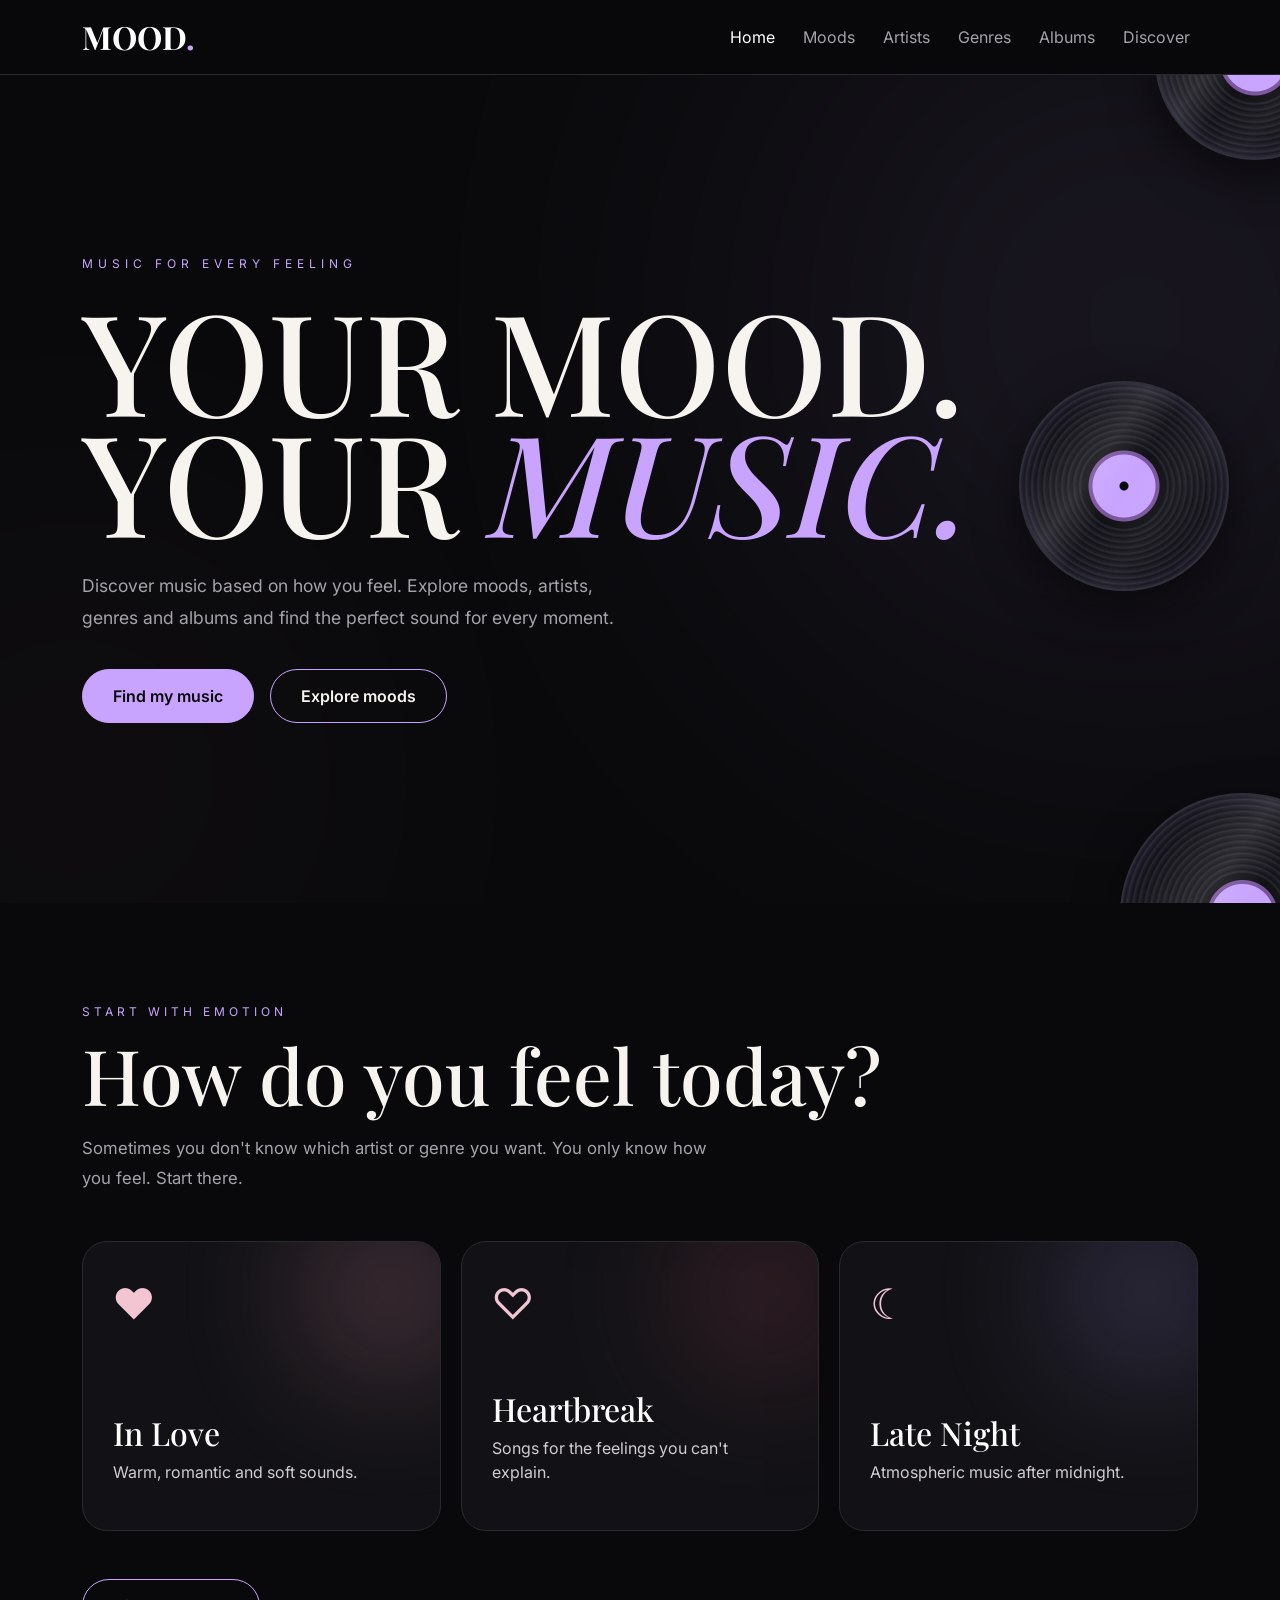
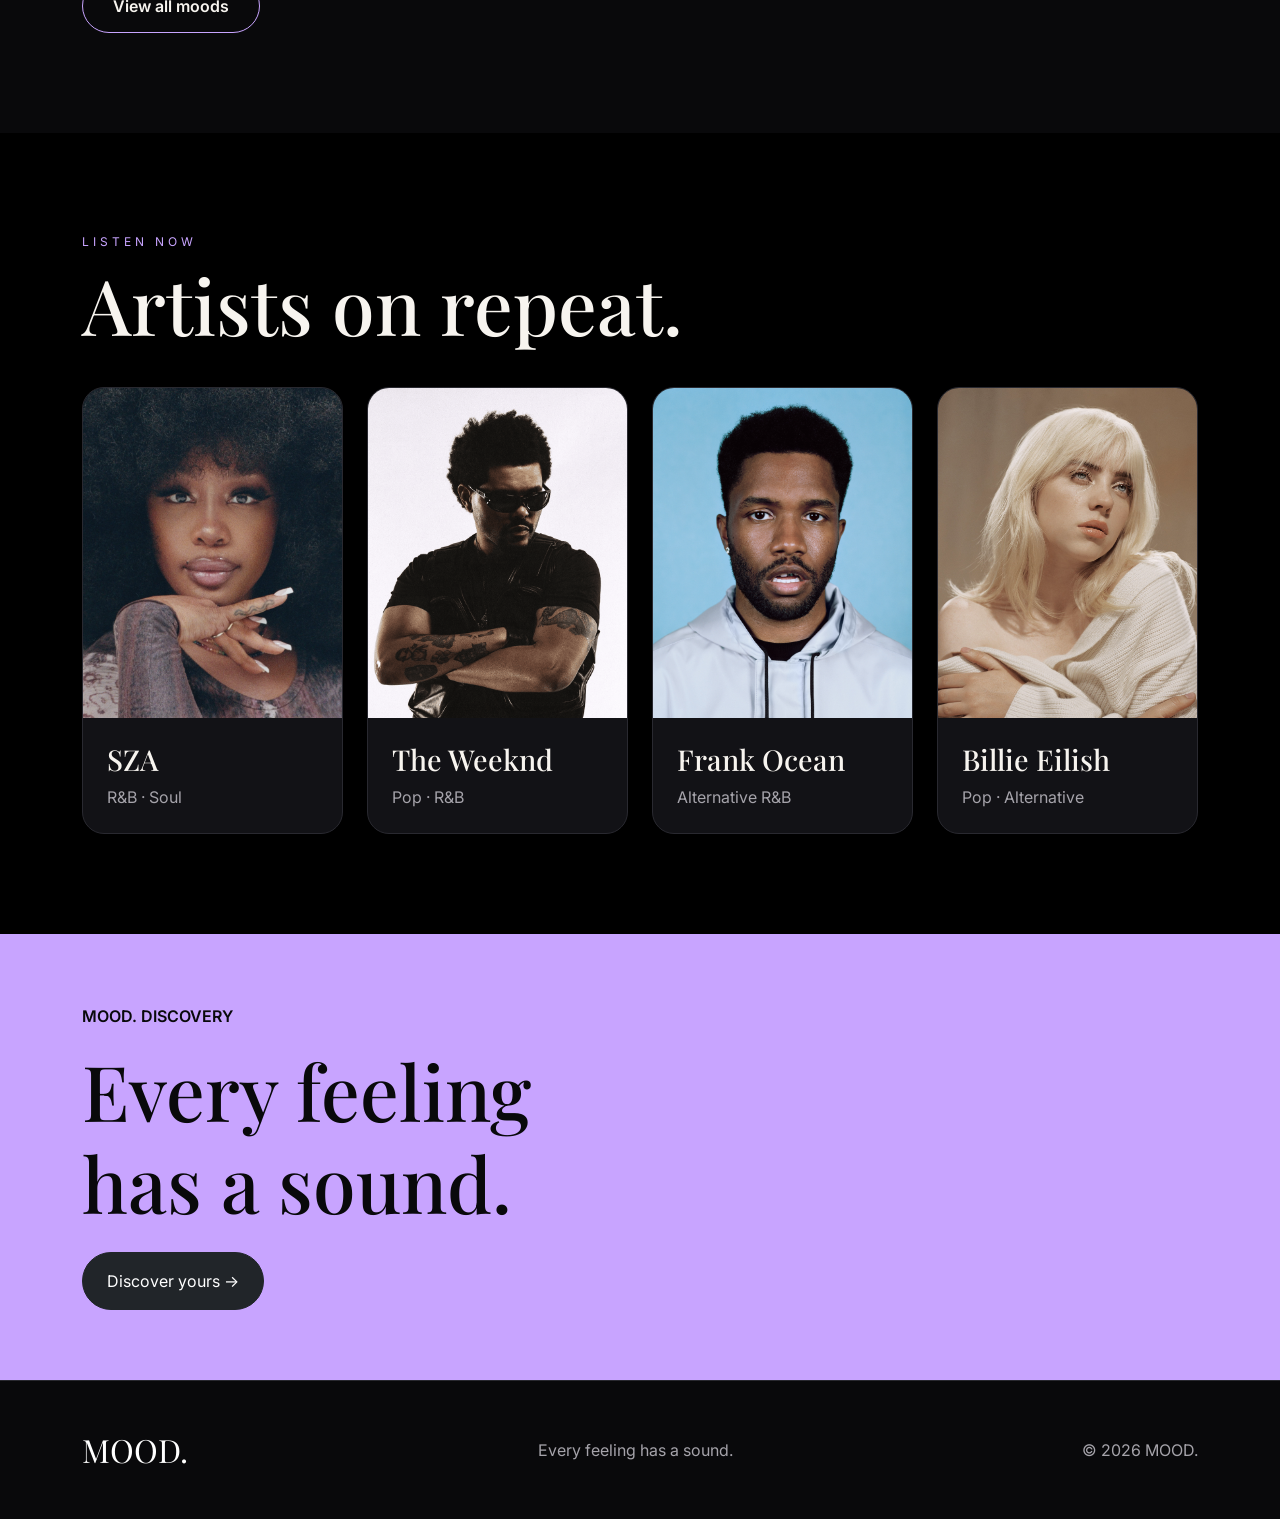
<file: index.html>
<!DOCTYPE html>
<html lang="en">
<head>
    <meta charset="UTF-8">
    <meta name="viewport" content="width=device-width, initial-scale=1.0">
    <title>MOOD. | Music for Every Feeling</title>

    <link href="https://cdn.jsdelivr.net/npm/bootstrap@5.3.8/dist/css/bootstrap.min.css" rel="stylesheet">
    <link href="https://fonts.googleapis.com/css2?family=Inter:wght@400;500;600&family=Playfair+Display:ital,wght@0,600;1,600&display=swap" rel="stylesheet">
    <link rel="stylesheet" href="style.css">
    <link rel="stylesheet" href="style.vinyl.css">
</head>
<body>

<header>
    <nav class="navbar navbar-expand-lg mood-navbar sticky-top">
        <div class="container">
            <a class="navbar-brand" href="index.html">MOOD<span>.</span></a>

            <button class="navbar-toggler bg-light" type="button"
                    data-bs-toggle="collapse" data-bs-target="#mainNav"
                    aria-controls="mainNav" aria-expanded="false"
                    aria-label="Toggle navigation">
                <span class="navbar-toggler-icon"></span>
            </button>

            <div class="collapse navbar-collapse" id="mainNav">
                <ul class="navbar-nav ms-auto">
                    <li class="nav-item"><a class="nav-link active" aria-current="page" href="index.html">Home</a></li>
                    <li class="nav-item"><a class="nav-link" href="moods.html">Moods</a></li>
                    <li class="nav-item"><a class="nav-link" href="artists.html">Artists</a></li>
                    <li class="nav-item"><a class="nav-link" href="genres.html">Genres</a></li>
                    <li class="nav-item"><a class="nav-link" href="albums.html">Albums</a></li>
                    <li class="nav-item"><a class="nav-link" href="discover.html">Discover</a></li>
                </ul>
            </div>
        </div>
    </nav>
</header>

<main>

    <section class="hero">

        <!-- THREE SPINNING VINYL RECORDS -->
        <div class="home-vinyls" aria-hidden="true">
            <div class="home-vinyl home-vinyl-top"></div>
            <div class="home-vinyl home-vinyl-middle"></div>
            <div class="home-vinyl home-vinyl-bottom"></div>
        </div>

        <div class="container hero-content">
            <p class="hero-small">Music for every feeling</p>

            <h1>
                YOUR MOOD.<br>
                YOUR <span>MUSIC.</span>
            </h1>

            <p class="hero-description">
                Discover music based on how you feel.
                Explore moods, artists, genres and albums
                and find the perfect sound for every moment.
            </p>

            <div class="d-flex flex-wrap gap-3">
                <a href="discover.html" class="mood-button">Find my music</a>
                <a href="moods.html" class="mood-button button-outline">Explore moods</a>
            </div>
        </div>

    </section>

    <section class="section-space">
        <div class="container">
            <p class="section-label">Start with emotion</p>
            <h2 class="section-title">How do you feel today?</h2>

            <p class="section-text mb-5">
                Sometimes you don't know which artist or genre
                you want. You only know how you feel.
                Start there.
            </p>

            <div class="mood-grid" id="homeMoodChoices">

                <article class="mood-card love" data-home-mood="love"
                         tabindex="0" role="button"
                         aria-label="Choose In Love mood">
                    <div class="mood-symbol">♥</div>
                    <h3>In Love</h3>
                    <p>Warm, romantic and soft sounds.</p>
                </article>

                <article class="mood-card heartbreak" data-home-mood="heartbreak"
                         tabindex="0" role="button"
                         aria-label="Choose Heartbreak mood">
                    <div class="mood-symbol">♡</div>
                    <h3>Heartbreak</h3>
                    <p>Songs for the feelings you can't explain.</p>
                </article>

                <article class="mood-card night" data-home-mood="night"
                         tabindex="0" role="button"
                         aria-label="Choose Late Night mood">
                    <div class="mood-symbol">☾</div>
                    <h3>Late Night</h3>
                    <p>Atmospheric music after midnight.</p>
                </article>

            </div>

            <div id="homeRecommendations" class="music-results mt-4"
                 aria-live="polite" hidden>
                <h3 class="music-results-title">
                    Your music match <span id="homeMoodName"></span>
                </h3>
                <div id="homeSongs" class="music-song-grid"></div>
            </div>

            <div class="mt-5">
                <a href="moods.html" class="mood-button button-outline">
                    View all moods
                </a>
            </div>
        </div>
    </section>

    <section class="section-space bg-black">
        <div class="container">
            <p class="section-label">Listen now</p>
            <h2 class="section-title">Artists on repeat.</h2>

            <div class="row g-4 mt-3">

                <div class="col-lg-3 col-md-6">
                    <article class="artist-card">
                        <img src="photo/sza.webp" alt="SZA" class="artist-image">
                        <div class="artist-info">
                            <h3>SZA</h3>
                            <p>R&B · Soul</p>
                        </div>
                    </article>
                </div>

                <div class="col-lg-3 col-md-6">
                    <article class="artist-card">
                        <img src="photo/the.png" alt="The Weeknd" class="artist-image">
                        <div class="artist-info">
                            <h3>The Weeknd</h3>
                            <p>Pop · R&B</p>
                        </div>
                    </article>
                </div>

                <div class="col-lg-3 col-md-6">
                    <article class="artist-card">
                        <img src="photo/frank.jpg" alt="Frank Ocean" class="artist-image">
                        <div class="artist-info">
                            <h3>Frank Ocean</h3>
                            <p>Alternative R&B</p>
                        </div>
                    </article>
                </div>

                <div class="col-lg-3 col-md-6">
                    <article class="artist-card">
                        <img src="photo/billie.webp" alt="Billie Eilish" class="artist-image">
                        <div class="artist-info">
                            <h3>Billie Eilish</h3>
                            <p>Pop · Alternative</p>
                        </div>
                    </article>
                </div>

            </div>
        </div>
    </section>

    <section class="feature-strip">
        <div class="container">
            <p class="text-uppercase fw-semibold">MOOD. DISCOVERY</p>
            <h2>Every feeling<br>has a sound.</h2>
            <a href="discover.html" class="btn btn-dark rounded-pill px-4 py-3 mt-3">
                Discover yours →
            </a>
        </div>
    </section>

</main>

<footer>
    <div class="container footer-content">
        <div class="footer-logo">MOOD.</div>
        <p class="mb-0">Every feeling has a sound.</p>
        <p class="mb-0">© 2026 MOOD.</p>
    </div>
</footer>

<script src="https://code.jquery.com/jquery-3.7.1.min.js"></script>
<script src="student1.js" defer></script>
<script src="https://cdn.jsdelivr.net/npm/bootstrap@5.3.8/dist/js/bootstrap.bundle.min.js"></script>

</body>
</html>
</file>
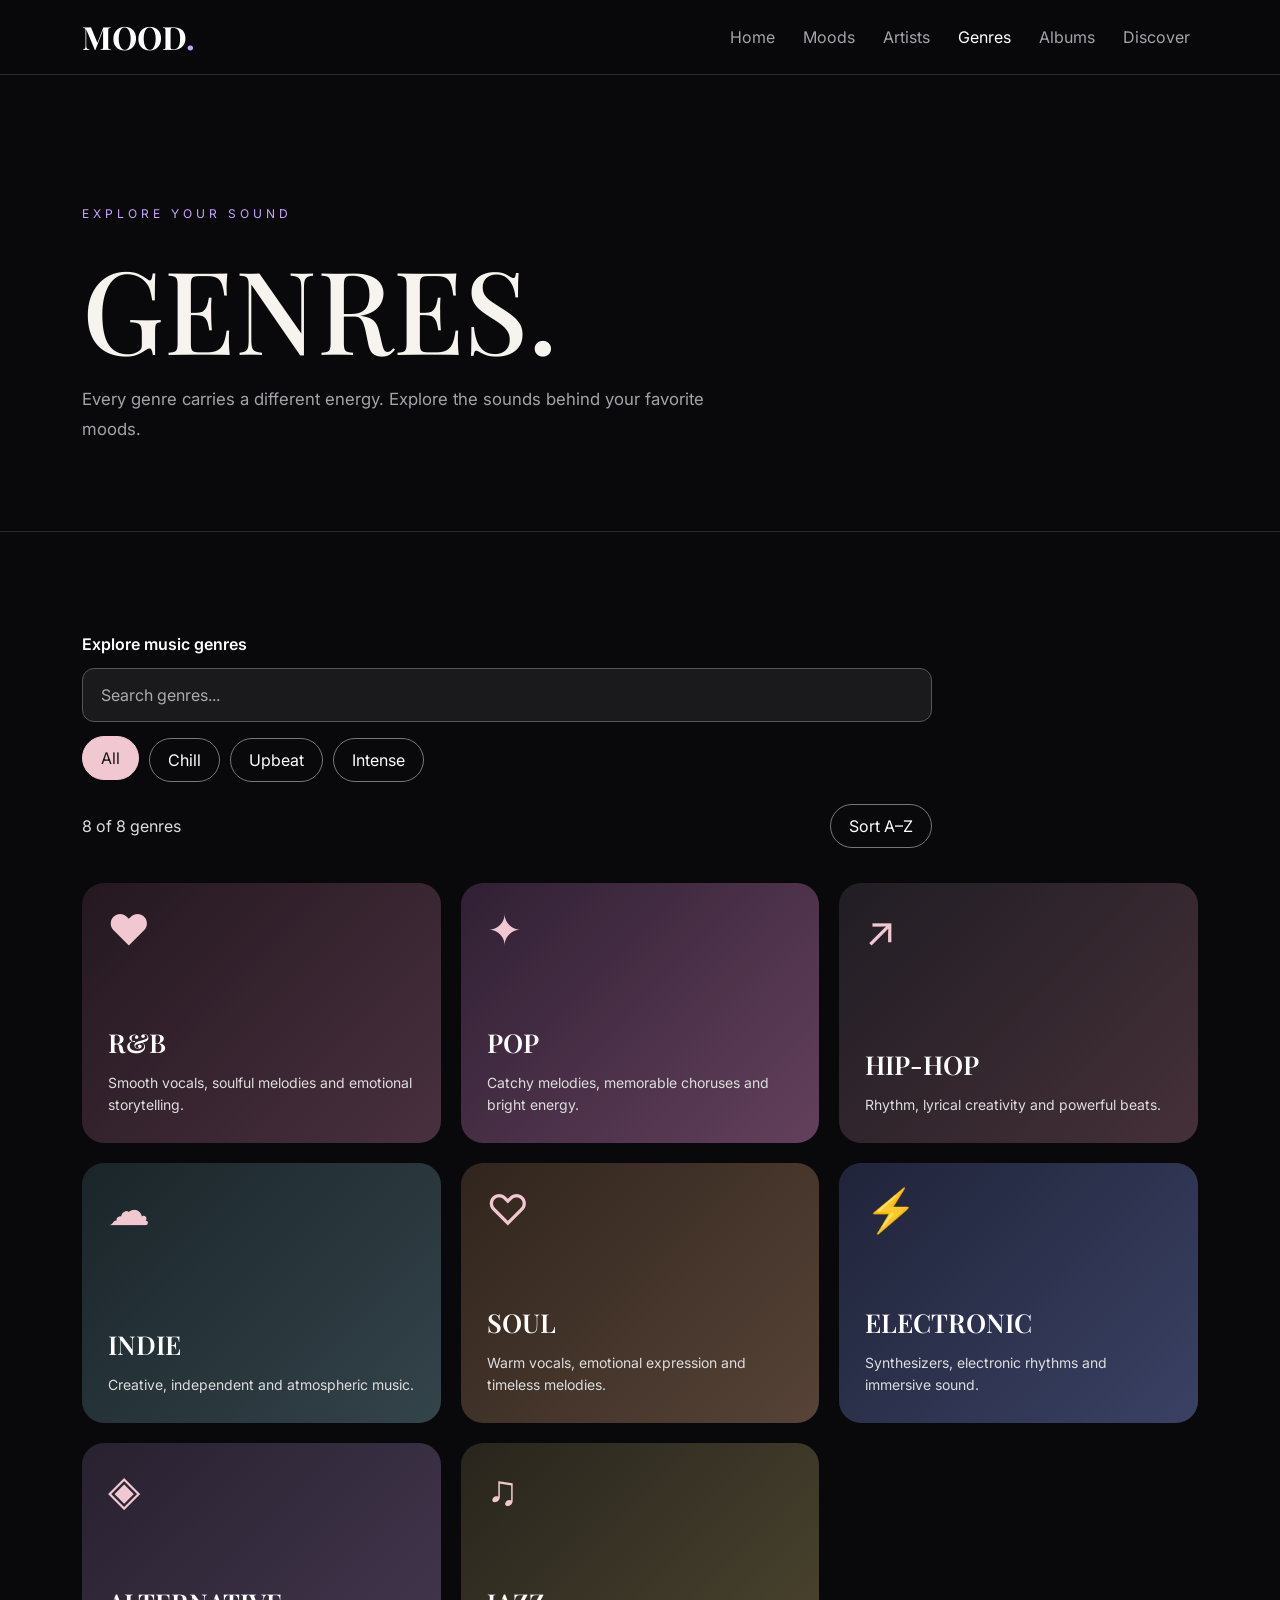
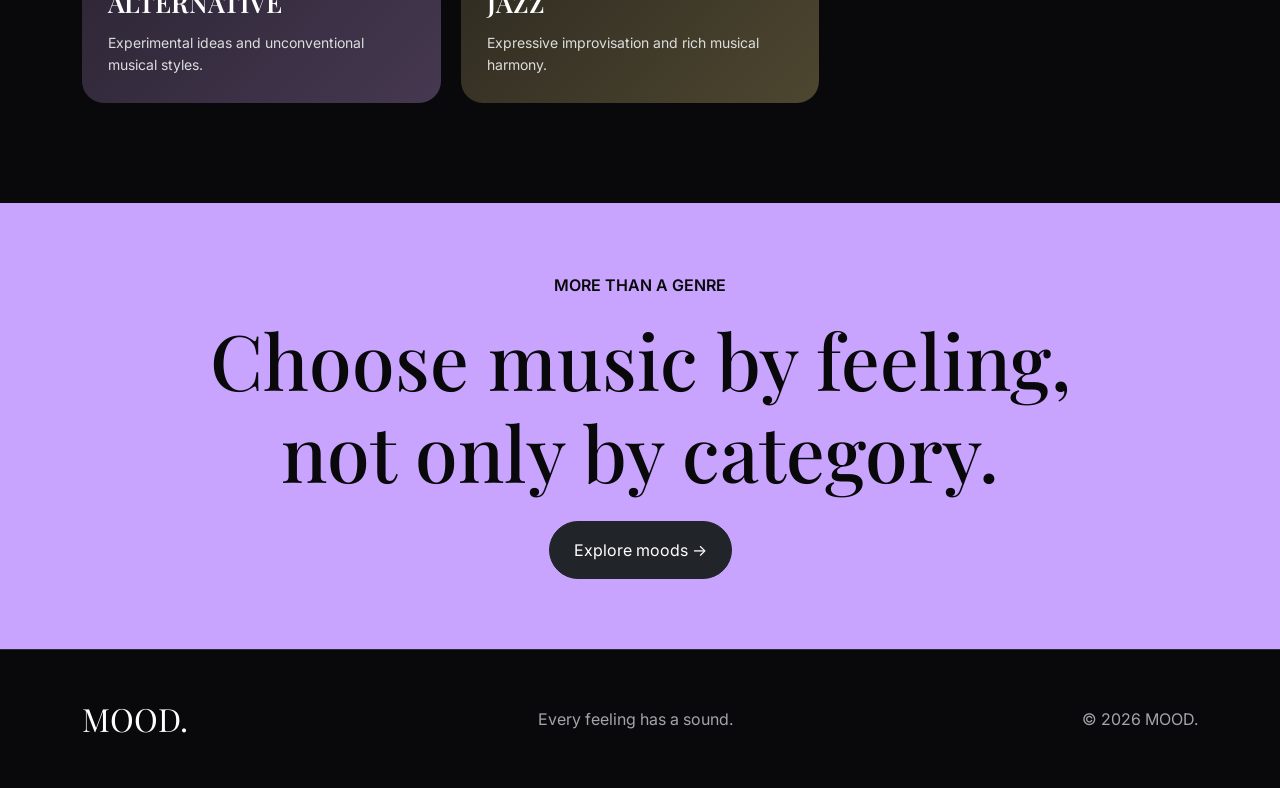
<file: genres.html>
<!DOCTYPE html>
<html lang="en">
<head>
    <meta charset="UTF-8">
    <meta name="viewport" content="width=device-width, initial-scale=1.0">
    <title>Genres | MOOD.</title>
    <link href="https://cdn.jsdelivr.net/npm/bootstrap@5.3.8/dist/css/bootstrap.min.css" rel="stylesheet">
    <link href="https://fonts.googleapis.com/css2?family=Inter:wght@400;500;600&family=Playfair+Display:ital,wght@0,600;1,600&display=swap" rel="stylesheet">
    <link rel="stylesheet" href="style.css">
</head>
<body>

<header>
    <nav class="navbar navbar-expand-lg mood-navbar sticky-top">
        <div class="container">
            <a class="navbar-brand" href="index.html">MOOD<span>.</span></a>
            <button class="navbar-toggler bg-light" type="button"
                    data-bs-toggle="collapse" data-bs-target="#mainNav"
                    aria-controls="mainNav" aria-expanded="false"
                    aria-label="Toggle navigation">
                <span class="navbar-toggler-icon"></span>
            </button>
            <div class="collapse navbar-collapse" id="mainNav">
                <ul class="navbar-nav ms-auto">
                    <li class="nav-item"><a class="nav-link" href="index.html">Home</a></li>
                    <li class="nav-item"><a class="nav-link" href="moods.html">Moods</a></li>
                    <li class="nav-item"><a class="nav-link" href="artists.html">Artists</a></li>
                    <li class="nav-item"><a class="nav-link active" aria-current="page" href="genres.html">Genres</a></li>
                    <li class="nav-item"><a class="nav-link" href="albums.html">Albums</a></li>
                    <li class="nav-item"><a class="nav-link" href="discover.html">Discover</a></li>
                </ul>
            </div>
        </div>
    </nav>
</header>

<main>
    <section class="page-header">
        <div class="container">
            <p class="section-label">Explore your sound</p>
            <h1>GENRES.</h1>
            <p class="section-text">
                Every genre carries a different energy.
                Explore the sounds behind your favorite moods.
            </p>
        </div>
    </section>

    <section class="section-space">
        <div class="container">

            <div class="s2-controls">
                <label for="genreSearch" class="s2-label">
                    Explore music genres
                </label>
                <input type="search" id="genreSearch"
                       class="form-control s2-search"
                       placeholder="Search genres...">

                <div class="s2-filters mt-3" id="genreFilters">
                    <button class="s2-filter active" data-energy="All" aria-pressed="true">All</button>
                    <button class="s2-filter" data-energy="Chill" aria-pressed="false">Chill</button>
                    <button class="s2-filter" data-energy="Upbeat" aria-pressed="false">Upbeat</button>
                    <button class="s2-filter" data-energy="Intense" aria-pressed="false">Intense</button>
                </div>

                <div class="s2-toolbar">
                    <p id="genreCount" aria-live="polite"></p>
                    <button id="genreSort" class="s2-filter" type="button">
                        Sort A–Z
                    </button>
                </div>
            </div>

            <div id="genreGrid" class="s2-genre-grid"></div>

            <p id="genreEmpty" class="s2-empty" hidden>
                No genres found. Try another word.
            </p>

            <section id="genreDetails" class="s2-details" hidden>
                <button id="closeGenre" class="s2-filter" type="button">
                    Close recommendations ×
                </button>
                <p class="section-label mt-4">Your genre discovery</p>
                <h2 id="genreDetailName"></h2>
                <p id="genreDetailDescription"></p>
                <h3>Artists to explore</h3>
                <div id="genreArtists" class="s2-song-list"></div>
            </section>

        </div>
    </section>

    <section class="feature-strip">
        <div class="container text-center">
            <p class="text-uppercase fw-semibold">MORE THAN A GENRE</p>
            <h2>Choose music by feeling,<br>not only by category.</h2>
            <a href="moods.html" class="btn btn-dark rounded-pill px-4 py-3 mt-3">
                Explore moods →
            </a>
        </div>
    </section>
</main>

<footer>
    <div class="container footer-content">
        <div class="footer-logo">MOOD.</div>
        <p class="mb-0">Every feeling has a sound.</p>
        <p class="mb-0">© 2026 MOOD.</p>
    </div>
</footer>

<script src="https://code.jquery.com/jquery-3.7.1.min.js"></script>
<script src="student2.js" defer></script>
<script src="https://cdn.jsdelivr.net/npm/bootstrap@5.3.8/dist/js/bootstrap.bundle.min.js"></script>
</body>
</html>
</file>
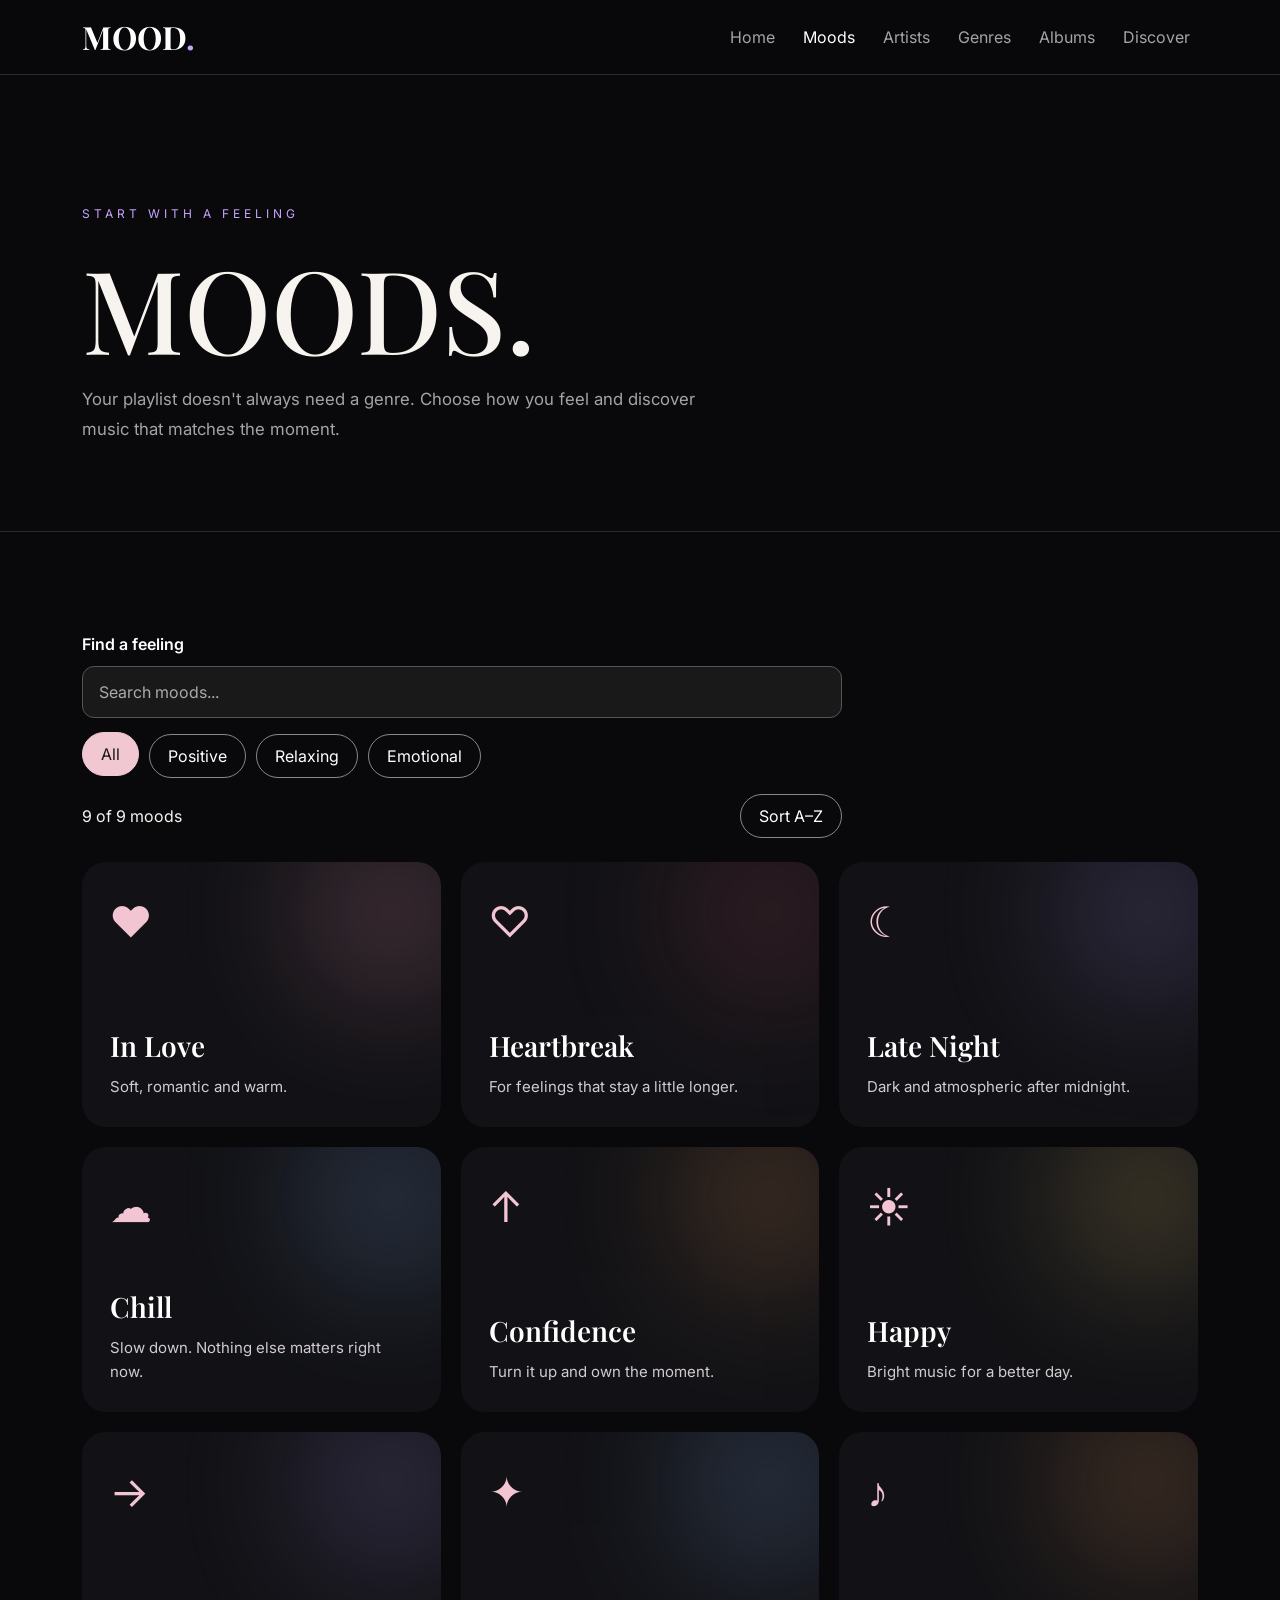
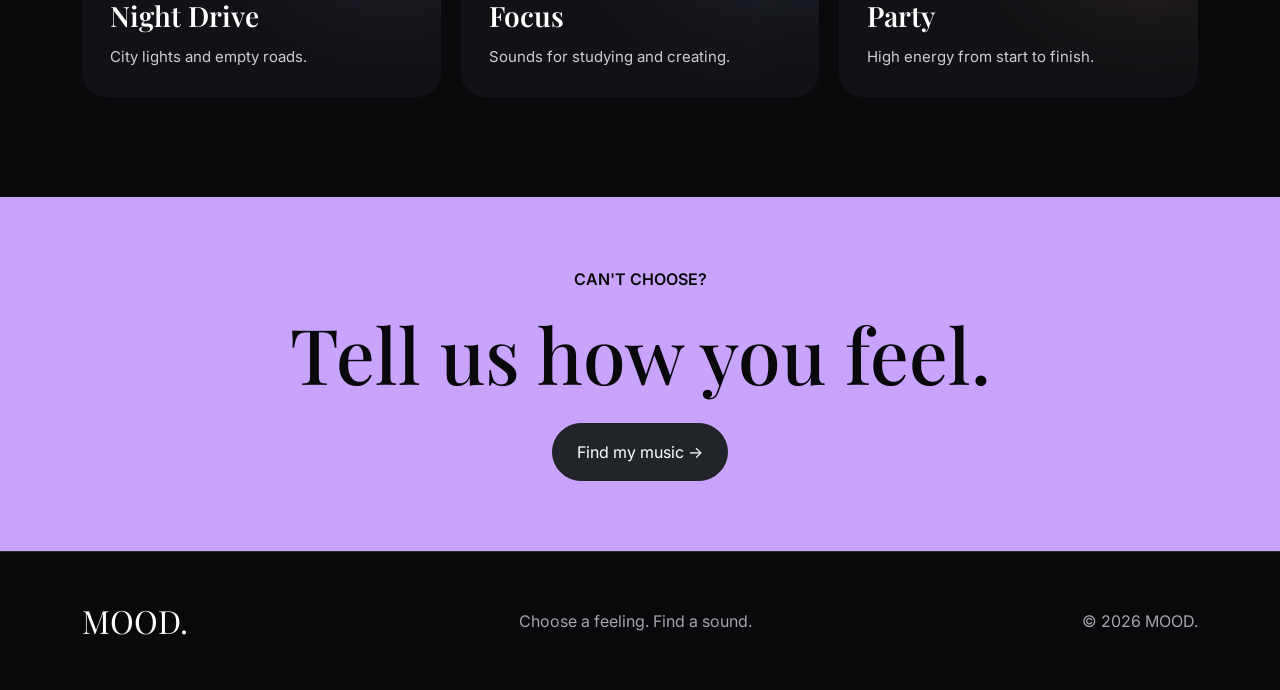
<file: moods.html>
<!DOCTYPE html>
<html lang="en">
<head>
    <meta charset="UTF-8">
    <meta name="viewport" content="width=device-width, initial-scale=1.0">
    <title>Moods | MOOD.</title>

    <link href="https://cdn.jsdelivr.net/npm/bootstrap@5.3.8/dist/css/bootstrap.min.css" rel="stylesheet">
    <link href="https://fonts.googleapis.com/css2?family=Inter:wght@400;500;600&family=Playfair+Display:ital,wght@0,600;1,600&display=swap" rel="stylesheet">
    <link rel="stylesheet" href="style.css">
</head>
<body>

<header>
    <nav class="navbar navbar-expand-lg mood-navbar sticky-top">
        <div class="container">
            <a class="navbar-brand" href="index.html">MOOD<span>.</span></a>

            <button class="navbar-toggler bg-light" type="button"
                    data-bs-toggle="collapse" data-bs-target="#mainNav"
                    aria-controls="mainNav" aria-expanded="false"
                    aria-label="Toggle navigation">
                <span class="navbar-toggler-icon"></span>
            </button>

            <div class="collapse navbar-collapse" id="mainNav">
                <ul class="navbar-nav ms-auto">
                    <li class="nav-item"><a class="nav-link" href="index.html">Home</a></li>
                    <li class="nav-item"><a class="nav-link active" aria-current="page" href="moods.html">Moods</a></li>
                    <li class="nav-item"><a class="nav-link" href="artists.html">Artists</a></li>
                    <li class="nav-item"><a class="nav-link" href="genres.html">Genres</a></li>
                    <li class="nav-item"><a class="nav-link" href="albums.html">Albums</a></li>
                    <li class="nav-item"><a class="nav-link" href="discover.html">Discover</a></li>
                </ul>
            </div>
        </div>
    </nav>
</header>

<main>

    <section class="page-header">
        <div class="container">
            <p class="section-label">Start with a feeling</p>
            <h1>MOODS.</h1>
            <p class="section-text">
                Your playlist doesn't always need a genre.
                Choose how you feel and discover music
                that matches the moment.
            </p>
        </div>
    </section>

    <section class="section-space">
        <div class="container">

            <div class="music-controls mb-4">
                <label class="form-label" for="moodSearch">
                    Find a feeling
                </label>

                <input class="form-control music-search"
                       id="moodSearch" type="search"
                       placeholder="Search moods..."
                       autocomplete="off">

                <div class="music-filter-row mt-3"
                     id="moodFilters" aria-label="Mood categories">

                    <button type="button" class="music-filter is-active"
                            data-filter="all" aria-pressed="true">
                        All
                    </button>

                    <button type="button" class="music-filter"
                            data-filter="positive" aria-pressed="false">
                        Positive
                    </button>

                    <button type="button" class="music-filter"
                            data-filter="relaxing" aria-pressed="false">
                        Relaxing
                    </button>

                    <button type="button" class="music-filter"
                            data-filter="emotional" aria-pressed="false">
                        Emotional
                    </button>
                </div>

                <div class="d-flex justify-content-between align-items-center gap-3 flex-wrap mt-3">
                    <p class="mb-0" id="moodCount" aria-live="polite"></p>

                    <button type="button" id="sortMoods" class="music-filter">
                        Sort A–Z
                    </button>
                </div>
            </div>

            <div class="mood-grid" id="moodCatalog"></div>

            <p id="moodEmpty" class="music-empty" hidden>
                No moods found. Try another word.
            </p>

            <div id="moodDetails" class="music-results mt-4"
                 hidden aria-live="polite">

                <button type="button" id="closeMoodDetails"
                        class="music-filter mb-3">
                    Close recommendations ×
                </button>

                <h2 class="music-results-title" id="moodDetailsTitle"></h2>
                <p id="moodDetailsDescription"></p>
                <div id="moodSongs" class="music-song-grid"></div>
            </div>

        </div>
    </section>

    <section class="feature-strip">
        <div class="container text-center">
            <p class="text-uppercase fw-semibold">Can't choose?</p>
            <h2>Tell us how you feel.</h2>

            <a href="discover.html" class="btn btn-dark rounded-pill px-4 py-3 mt-3">
                Find my music →
            </a>
        </div>
    </section>

</main>

<footer>
    <div class="container footer-content">
        <div class="footer-logo">MOOD.</div>
        <p class="mb-0">Choose a feeling. Find a sound.</p>
        <p class="mb-0">© 2026 MOOD.</p>
    </div>
</footer>

<script src="https://code.jquery.com/jquery-3.7.1.min.js"></script>
<script src="student1.js" defer></script>
<script src="https://cdn.jsdelivr.net/npm/bootstrap@5.3.8/dist/js/bootstrap.bundle.min.js"></script>

</body>
</html>
</file>
<file: style.css>
:root {
    --background: #09090b;
    --surface: #121216;
    --surface-light: #19191f;
    --border: #292930;

    --text: #f7f4ef;
    --muted: #a5a3aa;

    --accent: #c8a4ff;
    --accent-light: #e2d1ff;

    --love: #e99aae;
    --heartbreak: #a84d5d;
    --chill: #83aee5;
    --confidence: #e69a58;
    --night: #9b8bd8;
    --happy: #e3c66e;
}

* {
    margin: 0;
    padding: 0;
    box-sizing: border-box;
}

html {
    scroll-behavior: smooth;
}

body {
    background: var(--background);
    color: var(--text);
    font-family: "Inter", sans-serif;
    overflow-x: hidden;
}

h1,
h2,
h3,
h4,
.logo,
.navbar-brand {
    font-family: "Playfair Display", serif;
}

a {
    text-decoration: none;
}

img {
    width: 100%;
    display: block;
}



.mood-navbar {
    background: rgba(9, 9, 11, 0.94);
    border-bottom: 1px solid var(--border);
    backdrop-filter: blur(15px);
}

.navbar-brand {
    color: white !important;
    font-size: 2rem;
    font-weight: 700;
}

.navbar-brand span {
    color: var(--accent);
}

.nav-link {
    color: var(--muted) !important;
    margin-left: 12px;
    transition: 0.3s;
}

.nav-link:hover,
.nav-link.active {
    color: white !important;
}

.navbar-toggler {
    border: none;
}







.section-space {
    padding: 100px 0;
}
.section-label {
    color: var(--accent);
    text-transform: uppercase;
    letter-spacing: 4px;
    font-size: 0.75rem;
    margin-bottom: 15px;
}
.section-title {
    font-size: clamp(2.7rem, 6vw, 5rem);
    line-height: 1;
    margin-bottom: 20px;
}
.section-text {
    max-width: 650px;
    color: var(--muted);
    font-size: 1.05rem;
    line-height: 1.8;
}







.page-header {
    padding: 130px 0 70px;
    border-bottom: 1px solid var(--border);
}

.page-header h1 {
    font-size: clamp(4rem, 9vw, 8rem);
}

.mood-button {
    display: inline-block;
    padding: 14px 30px;
    background: var(--accent);
    color: #09090b;
    border-radius: 50px;
    border: 1px solid var(--accent);
    font-weight: 600;
    transition: 0.3s;
}

.mood-button:hover {
    transform: translateY(-3px);
    background: var(--accent-light);
    color: #09090b;
}

.button-outline {
    background: transparent;
    color: var(--text);
}

.button-outline:hover {
    color: #09090b;
}

.hero {
    min-height: 92vh;
    display: flex;
    align-items: center;
    position: relative;
    overflow: hidden;
}

.hero::before {
    content: "";
    position: absolute;
    width: 650px;
    height: 650px;
    border-radius: 50%;
    background: var(--accent);
    filter: blur(200px);
    opacity: 0.13;
    right: -180px;
    top: -80px;
}

.hero::after {
    content: "";
    position: absolute;
    width: 350px;
    height: 350px;
    border-radius: 50%;
    background: var(--love);
    filter: blur(170px);
    opacity: 0.08;
    left: -100px;
    bottom: -50px;
}

.hero-content {
    position: relative;
    z-index: 2;
}

.hero-small {
    text-transform: uppercase;
    letter-spacing: 5px;
    color: var(--accent);
    font-size: 0.75rem;
}

.hero h1 {
    font-size: clamp(4.5rem, 11vw, 9.5rem);
    line-height: 0.86;
    margin: 25px 0 30px;
}

.hero h1 span {
    color: var(--accent);
    font-style: italic;
}

.hero-description {
    color: var(--muted);
    max-width: 550px;
    font-size: 1.1rem;
    line-height: 1.8;
    margin-bottom: 35px;
}



.mood-grid {
    display: grid;
    grid-template-columns: repeat(3, 1fr);
    gap: 20px;
}

.mood-card {
    min-height: 290px;
    border: 1px solid var(--border);
    border-radius: 25px;
    padding: 30px;
    background: var(--surface);
    display: flex;
    flex-direction: column;
    justify-content: flex-end;
    position: relative;
    overflow: hidden;
    transition: 0.4s;
}

.mood-card:hover {
    transform: translateY(-8px);
}

.mood-card::before {
    content: "";
    position: absolute;
    width: 160px;
    height: 160px;
    border-radius: 50%;
    filter: blur(70px);
    opacity: 0.3;
    right: -30px;
    top: -30px;
    transition: 0.4s;
}

.mood-card:hover::before {
    transform: scale(1.8);
}

.love::before {
    background: var(--love);
}

.heartbreak::before {
    background: var(--heartbreak);
}

.chill::before {
    background: var(--chill);
}

.confidence::before {
    background: var(--confidence);
}

.night::before {
    background: var(--night);
}

.happy::before {
    background: var(--happy);
}

.mood-symbol {
    font-size: 2.2rem;
    margin-bottom: auto;
    position: relative;
}

.mood-card h3 {
    position: relative;
    font-size: 2rem;
}

.mood-card p {
    color: var(--muted);
    position: relative;
}



.artist-card {
    height: 100%;
    background: var(--surface);
    border: 1px solid var(--border);
    border-radius: 22px;
    overflow: hidden;
    transition: 0.35s;
}

.artist-card:hover {
    transform: translateY(-7px);
    border-color: var(--accent);
}

.artist-image {
    height: 330px;
    object-fit: cover;
    filter: grayscale(25%);
    transition: 0.4s;
}

.artist-card:hover .artist-image {
    filter: grayscale(0);
    transform: scale(1.03);
}

.artist-info {
    padding: 24px;
}

.artist-info h3 {
    font-size: 1.8rem;
}

.artist-info p {
    color: var(--muted);
    margin-bottom: 0;
}


.genre-grid {
    display: grid;
    grid-template-columns: repeat(2, 1fr);
    gap: 20px;
}

.genre-card {
    min-height: 250px;
    background: var(--surface);
    border: 1px solid var(--border);
    border-radius: 25px;
    padding: 35px;
    display: flex;
    flex-direction: column;
    justify-content: space-between;
    transition: 0.3s;
}

.genre-card:hover {
    background: var(--surface-light);
    border-color: var(--accent);
    transform: translateY(-5px);
}

.genre-number {
    color: var(--muted);
    font-size: 0.8rem;
}

.genre-card h2 {
    font-size: clamp(2.5rem, 5vw, 4.5rem);
}

.genre-card p {
    color: var(--muted);
    margin: 0;
}







.album-card {
    margin-bottom: 25px;
}
.album-cover {
    aspect-ratio: 1 / 1;
    object-fit: cover;
    border-radius: 18px;
    border: 1px solid var(--border);
    transition: 0.4s;
}
.album-card:hover .album-cover {
    transform: translateY(-6px);
}
.album-card h3 {
    margin-top: 18px;
    margin-bottom: 5px;
}
.album-card p {
    color: var(--muted);
}






.album-table {
    --bs-table-bg: transparent;
    --bs-table-color: var(--text);
    --bs-table-border-color: var(--border);
}

.album-table th {
    color: var(--accent-light);
    padding: 18px;
}

.album-table td {
    padding: 18px;
}

.album-table tbody tr:hover {
    --bs-table-bg: var(--surface);
}








/* формаааааааааа */


.discover-container {
    max-width: 800px;
    margin: 0 auto;
}
.discover-form {
    background: var(--surface);
    border: 1px solid var(--border);
    border-radius: 30px;
    padding: 50px;
}

.form-label,
.form-legend {
    color: var(--text);
    margin-bottom: 10px;
}
.form-control,
.form-select {
    background: #0e0e12;
    color: var(--text);
    border: 1px solid var(--border);
    padding: 14px 16px;
    border-radius: 12px;
}
.form-control:focus,
.form-select:focus {
    background: #0e0e12;
    color: white;
    border-color: var(--accent);
    box-shadow: 0 0 0 0.2rem rgba(200, 164, 255, 0.12);
}
.form-control::placeholder {
    color: #6f6d74;
}
.form-select option {
    background: #111116;
}
.form-check-input:checked {
    background-color: var(--accent);
    border-color: var(--accent);
}








.feature-strip {
    background: var(--accent);
    color: #09090b;
    padding: 70px 0;
}

.feature-strip h2 {
    font-size: clamp(2.5rem, 6vw, 5rem);
}


footer {
    border-top: 1px solid var(--border);
    padding: 45px 0;
    color: var(--muted);
}

.footer-content {
    display: flex;
    justify-content: space-between;
    align-items: center;
    gap: 20px;
}

.footer-logo {
    color: white;
    font-family: "Playfair Display", serif;
    font-size: 2rem;
}

@media (max-width: 768px) {

    .section-space {
        padding: 75px 0;
    }

    .mood-grid {
        grid-template-columns: repeat(2, 1fr);
    }

    .genre-grid {
        grid-template-columns: 1fr;
    }

    .hero {
        min-height: 80vh;
    }

    .artist-image {
        height: 300px;
    }

    .discover-form {
        padding: 35px;
    }

    .footer-content {
        flex-direction: column;
        text-align: center;
    }
}


@media (max-width: 375px) {

    .section-space {
        padding: 55px 0;
    }

    .mood-grid {
        grid-template-columns: 1fr;
    }

    .hero h1 {
        font-size: 3.8rem;
    }

    .hero-description {
        font-size: 0.95rem;
    }

    .page-header {
        padding: 90px 0 50px;
    }

    .page-header h1 {
        font-size: 3.5rem;
    }

    .discover-form {
        padding: 22px;
    }

    .artist-image {
        height: 280px;
    }
}

/* ENDTERM — STUDENT 1: HOME + MOODS */

.music-controls {
    max-width: 760px;
}

.music-controls .form-label {
    color: #fff;
    font-weight: 600;
}

.music-search {
    background: #191919;
    border: 1px solid #555;
    color: #fff;
    border-radius: 12px;
    padding: 13px 16px;
}

.music-search:focus {
    background: #202020;
    color: #fff;
    border-color: #f2c7d3;
    box-shadow: 0 0 0 3px rgba(242,199,211,.2);
}

.music-search::placeholder {
    color: #aaa;
}

.music-filter-row {
    display: flex;
    flex-wrap: wrap;
    gap: 10px;
}

.music-filter {
    border: 1px solid #888;
    background: transparent;
    color: #fff;
    border-radius: 999px;
    padding: 9px 18px;
    transition: background .2s, transform .2s;
    cursor: pointer;
}

.music-filter:hover,
.music-filter.is-active {
    background: #f1c8d2;
    color: #171717;
    border-color: #f1c8d2;
    transform: translateY(-2px);
}

.music-mood-button {
    width: 100%;
    text-align: left;
    border: 0;
    cursor: pointer;
    font: inherit;
    display: flex;
    flex-direction: column;
    align-items: flex-start;
}

.music-mood-button .music-card-heading {
    font-family: 'Playfair Display', serif;
    font-size: 1.6rem;
    font-weight: 600;
    margin: 10px 0;
}

.music-mood-button .music-card-description {
    font-size: 1rem;
}

.mood-card[data-home-mood] {
    cursor: pointer;
    transition: transform .2s, outline .2s;
}

.mood-card[data-home-mood]:hover,
.music-mood-button:hover {
    transform: translateY(-5px);
}

.mood-card.is-selected {
    outline: 3px solid #f1c8d2;
    outline-offset: 3px;
}

.music-results {
    border: 1px solid #444;
    border-radius: 18px;
    padding: 25px;
    background: #171717;
    color: white;
}

.music-results-title {
    font-family: 'Playfair Display', serif;
    font-size: clamp(1.4rem,3vw,2rem);
    margin-bottom: 20px;
    color: white;
}

.music-song-grid {
    display: grid;
    grid-template-columns: repeat(3,minmax(0,1fr));
    gap: 12px;
}

.music-song-card {
    background: #28252a;
    border-radius: 12px;
    padding: 16px;
    display: flex;
    align-items: center;
    gap: 12px;
    min-width: 0;
    overflow-wrap: anywhere;
}

.music-song-number {
    color: #f1c8d2;
    font-weight: 700;
}

.music-empty {
    padding: 20px 0;
    color: #ddd;
}

#homeMoodName {
    color: #f1c8d2;
}

#homeMoodChoices [role="button"]:focus-visible,
.music-mood-button:focus-visible,
.music-filter:focus-visible {
    outline: 3px solid #f1c8d2;
    outline-offset: 4px;
}

@media (max-width: 768px) {
    .music-song-grid {
        grid-template-columns: 1fr;
    }

    .music-results {
        padding: 18px;
    }
}

@media (max-width: 480px) {
    .music-filter {
        padding: 8px 12px;
    }

    .music-mood-button .music-card-heading {
        font-size: 1.3rem;
    }

    .mood-grid {
        grid-template-columns: 1fr;
    }
}



/* FIX MOOD CARDS — TEXT VISIBILITY */

#moodCatalog .mood-card,
#homeMoodChoices .mood-card {
    color: #ffffff !important;
}

#moodCatalog .mood-card .mood-symbol,
#homeMoodChoices .mood-card .mood-symbol {
    color: #f3c5d3 !important;
    opacity: 1 !important;
    font-size: 42px;
}

#moodCatalog .music-card-heading {
    color: #ffffff !important;
    font-family: 'Playfair Display', serif;
    font-size: 28px;
    font-weight: 600;
    line-height: 1.3;
}

#moodCatalog .music-card-description {
    color: #d1cbd2 !important;
    font-size: 15px;
    line-height: 1.6;
}

#homeMoodChoices .mood-card h3 {
    color: #ffffff !important;
}

#homeMoodChoices .mood-card p {
    color: #d1cbd2 !important;
}

#moodCatalog .mood-card {
    display: flex;
    flex-direction: column;
    justify-content: flex-end;
    align-items: flex-start;
    min-height: 265px;
    padding: 28px;
    border-radius: 24px;
    transition: transform 0.3s ease,
                box-shadow 0.3s ease;
}

#moodCatalog .mood-card .mood-symbol {
    margin-bottom: auto;
}

#moodCatalog .mood-card:hover {
    transform: translateY(-6px);
    box-shadow: 0 12px 35px rgba(255, 192, 203, 0.12);
}

#moodCatalog .mood-card:focus-visible {
    outline: 3px solid #f3c5d3;
    outline-offset: 4px;
}

#moodCatalog .music-card-heading,
#moodCatalog .music-card-description {
    display: block;
    width: 100%;
}


/* STUDENT 2 — ARTISTS AND GENRES */

.s2-controls {
    max-width: 850px;
    margin-bottom: 35px;
}

.s2-label {
    display: block;
    color: #fff;
    font-weight: 600;
    margin-bottom: 12px;
}

.s2-search {
    width: 100%;
    padding: 14px 18px;
    border-radius: 12px;
    background: #1a1a1d;
    color: #fff;
    border: 1px solid #555;
}

.s2-search::placeholder {
    color: #aaa;
}

.s2-search:focus {
    background: #222;
    color: #fff;
    border-color: #f1c8d2;
    box-shadow: 0 0 0 3px rgba(241,200,210,.2);
}

.s2-filters {
    display: flex;
    flex-wrap: wrap;
    gap: 10px;
}

.s2-filter {
    background: transparent;
    color: #fff;
    border: 1px solid #777;
    border-radius: 30px;
    padding: 9px 18px;
    cursor: pointer;
    transition: all .25s ease;
}

.s2-filter:hover,
.s2-filter.active {
    background: #f1c8d2;
    border-color: #f1c8d2;
    color: #171717;
    transform: translateY(-2px);
}

.s2-toolbar {
    display: flex;
    justify-content: space-between;
    align-items: center;
    gap: 15px;
    margin-top: 22px;
    flex-wrap: wrap;
}

.s2-toolbar p {
    margin: 0;
    color: #ddd;
}

.s2-select {
    background: #1b1b1d;
    color: white;
    border: 1px solid #777;
    padding: 10px 15px;
    border-radius: 25px;
    cursor: pointer;
}

.s2-artist-grid {
    display: grid;
    grid-template-columns: repeat(3, minmax(0, 1fr));
    gap: 25px;
}

.s2-artist-card {
    display: block;
    width: 100%;
    border: 0;
    border-radius: 18px;
    overflow: hidden;
    background: #19191c;
    color: #fff !important;
    text-align: left;
    cursor: pointer;
    padding: 0;
    transition: transform .3s ease, box-shadow .3s ease;
}

.s2-artist-card:hover {
    transform: translateY(-7px);
    box-shadow: 0 15px 35px rgba(241,200,210,.12);
}

.s2-artist-card img {
    display: block;
    width: 100%;
    height: 300px;
    object-fit: cover;
}

.s2-artist-info {
    padding: 20px;
}

.s2-artist-info h2 {
    color: #fff !important;
    font-family: 'Playfair Display', serif;
    font-size: 25px;
    margin-bottom: 7px;
}

.s2-artist-info p {
    color: #cfc9d0 !important;
    margin: 0;
}

.s2-genre-grid {
    display: grid;
    grid-template-columns: repeat(3, minmax(0, 1fr));
    gap: 20px;
}

.s2-genre-card {
    min-height: 260px;
    padding: 26px;
    border: 0;
    border-radius: 22px;
    color: #fff !important;
    text-align: left;
    display: flex;
    flex-direction: column;
    align-items: flex-start;
    cursor: pointer;
    transition: transform .3s ease, box-shadow .3s ease;
    background: #211c24;
}

.s2-genre-card:hover {
    transform: translateY(-6px);
    box-shadow: 0 12px 30px rgba(241,200,210,.12);
}

.s2-genre-symbol {
    color: #f1c8d2 !important;
    font-size: 42px;
    line-height: 1;
    margin-bottom: auto;
}

.s2-genre-name {
    color: #fff !important;
    font-family: 'Playfair Display', serif;
    font-size: 26px;
    font-weight: 600;
    margin-top: 28px;
    margin-bottom: 10px;
}

.s2-genre-description {
    color: #ddd !important;
    font-size: 14px;
    line-height: 1.6;
}

.s2-rb {
    background: linear-gradient(135deg, #241820, #49303e);
}

.s2-pop {
    background: linear-gradient(135deg, #302034, #63405b);
}

.s2-hiphop {
    background: linear-gradient(135deg, #211d24, #453038);
}

.s2-indie {
    background: linear-gradient(135deg, #1a2529, #34444b);
}

.s2-soul {
    background: linear-gradient(135deg, #30251d, #574337);
}

.s2-electronic {
    background: linear-gradient(135deg, #20243a, #3a4163);
}

.s2-alternative {
    background: linear-gradient(135deg, #28212f, #453850);
}

.s2-jazz {
    background: linear-gradient(135deg, #28251d, #4d4630);
}

.s2-details {
    background: #19191c;
    color: #fff;
    border: 1px solid #444;
    border-radius: 20px;
    padding: 28px;
    margin-top: 35px;
}

.s2-details h2,
.s2-details h3 {
    color: #fff !important;
    font-family: 'Playfair Display', serif;
}

.s2-details p {
    color: #ddd;
}

.s2-detail-content {
    display: grid;
    grid-template-columns: 220px minmax(0, 1fr);
    gap: 30px;
    margin-top: 25px;
    align-items: start;
}

.s2-detail-content img {
    width: 100%;
    height: 260px;
    object-fit: cover;
    border-radius: 15px;
}

.s2-song-list {
    display: grid;
    grid-template-columns: repeat(3, minmax(0, 1fr));
    gap: 12px;
    margin-top: 18px;
}

.s2-song {
    background: #2a252c;
    color: #fff;
    border-radius: 12px;
    padding: 15px;
    overflow-wrap: anywhere;
}

.s2-empty {
    padding: 35px 0;
    color: #ddd;
    text-align: center;
}

.s2-filter:focus-visible,
.s2-artist-card:focus-visible,
.s2-genre-card:focus-visible,
.s2-select:focus-visible {
    outline: 3px solid #f1c8d2;
    outline-offset: 4px;
}

@media (max-width: 768px) {
    .s2-artist-grid,
    .s2-genre-grid {
        grid-template-columns: repeat(2, minmax(0, 1fr));
    }

    .s2-detail-content {
        grid-template-columns: 1fr;
    }

    .s2-detail-content img {
        max-width: 240px;
    }

    .s2-song-list {
        grid-template-columns: 1fr;
    }
}

@media (max-width: 480px) {
    .s2-artist-grid,
    .s2-genre-grid {
        grid-template-columns: 1fr;
    }

    .s2-artist-card img {
        height: 280px;
    }

    .s2-genre-card {
        min-height: 230px;
    }

    .s2-details {
        padding: 18px;
    }
}

/* STUDENT 3 — ALBUMS AND DISCOVER */

.s3-controls {
    margin-bottom: 30px;
}

.s3-label,
.s3-form-card .form-label {
    display: block;
    color: #fff;
    font-weight: 600;
    margin-bottom: 10px;
}

.s3-input,
.s3-input.form-control,
.s3-input.form-select {
    background-color: #202024;
    color: #fff;
    border: 1px solid #555;
    border-radius: 12px;
    padding: 13px 16px;
    width: 100%;
}

.s3-input::placeholder {
    color: #aaa;
}

.s3-input:focus {
    background-color: #29272d;
    color: #fff;
    border-color: #f1c8d2;
    box-shadow: 0 0 0 3px rgba(241,200,210,.2);
}

.s3-input option {
    background: #202024;
    color: #fff;
}

.s3-toolbar {
    display: flex;
    justify-content: space-between;
    align-items: center;
    flex-wrap: wrap;
    gap: 15px;
    margin-top: 20px;
}

.s3-filters {
    display: flex;
    flex-wrap: wrap;
    gap: 10px;
}

.s3-filter {
    border: 1px solid #777;
    background: transparent;
    color: #fff;
    border-radius: 30px;
    padding: 10px 18px;
    cursor: pointer;
    transition: all .25s ease;
}

.s3-filter:hover,
.s3-filter.active {
    background: #f1c8d2;
    color: #171717;
    border-color: #f1c8d2;
    transform: translateY(-2px);
}

.s3-select {
    background: #202024;
    color: #fff;
    border: 1px solid #777;
    border-radius: 25px;
    padding: 10px 16px;
}

.s3-count {
    color: #ddd;
    margin-top: 20px;
}

.s3-album-grid {
    display: grid;
    grid-template-columns: repeat(4, minmax(0, 1fr));
    gap: 22px;
}

.s3-album-card {
    background: #19191d;
    border-radius: 18px;
    overflow: hidden;
    transition: transform .3s, box-shadow .3s;
}

.s3-album-card:hover {
    transform: translateY(-6px);
    box-shadow: 0 12px 30px rgba(241,200,210,.12);
}

.s3-album-image-wrap {
    position: relative;
    aspect-ratio: 1;
    overflow: hidden;
}

.s3-album-image-wrap img {
    width: 100%;
    height: 100%;
    object-fit: cover;
}

.s3-heart {
    position: absolute;
    top: 12px;
    right: 12px;
    width: 43px;
    height: 43px;
    border: 0;
    border-radius: 50%;
    background: rgba(10,10,10,.8);
    color: white;
    font-size: 28px;
    cursor: pointer;
    transition: transform .2s, background .2s;
}

.s3-heart:hover {
    transform: scale(1.12);
}

.s3-heart.saved {
    color: #ff8da9;
    background: #32212b;
}

.s3-album-info {
    padding: 19px;
}

.s3-album-info h2 {
    color: white !important;
    font-family: 'Playfair Display', serif;
    font-size: 21px;
    margin-bottom: 7px;
}

.s3-album-info p {
    color: #ddd !important;
    font-size: 14px;
    margin-bottom: 10px;
}

.s3-album-mood {
    display: inline-block;
    color: #f1c8d2;
    font-size: 13px;
    margin-bottom: 15px;
}

.s3-view {
    display: block;
    background: transparent;
    border: 0;
    padding: 5px 0;
    color: #fff;
    cursor: pointer;
    font-weight: 600;
}

.s3-view:hover {
    color: #f1c8d2;
}

.s3-panel {
    background: #19191d;
    color: #fff;
    border: 1px solid #444;
    border-radius: 20px;
    padding: 28px;
    margin-top: 35px;
}

.s3-panel h2,
.s3-panel h3 {
    color: #fff !important;
    font-family: 'Playfair Display', serif;
}

.s3-panel p {
    color: #ddd;
}

.s3-album-detail {
    display: grid;
    grid-template-columns: 230px minmax(0, 1fr);
    gap: 30px;
    margin-top: 25px;
}

.s3-album-detail img {
    width: 100%;
    border-radius: 15px;
    aspect-ratio: 1;
    object-fit: cover;
}

.s3-track-list {
    display: grid;
    grid-template-columns: repeat(3, minmax(0, 1fr));
    gap: 12px;
    margin-top: 18px;
}

.s3-track {
    background: #302a33;
    color: white;
    padding: 15px;
    border-radius: 12px;
    display: flex;
    gap: 12px;
    overflow-wrap: anywhere;
}

.s3-track-number {
    color: #f1c8d2;
    font-weight: 700;
}

.s3-spotify,
.s3-song-link {
    display: inline-flex;
    align-items: center;
    justify-content: center;
    background: #1db954;
    color: #101010 !important;
    border-radius: 30px;
    padding: 12px 22px;
    font-weight: 700;
    text-decoration: none;
    margin-top: 22px;
    transition: all .2s;
}

.s3-spotify:hover,
.s3-song-link:hover {
    background: #1ed760;
    transform: translateY(-2px);
}

.s3-empty {
    color: #ddd;
    text-align: center;
    padding: 35px 0;
}

.s3-form-layout {
    display: grid;
    grid-template-columns: 1fr 1.1fr;
    gap: 55px;
    align-items: start;
}

.s3-form-card {
    background: #19191d;
    padding: 32px;
    border: 1px solid #444;
    border-radius: 20px;
}

.s3-discover-note {
    color: #ddd;
    margin-top: 35px;
    line-height: 2;
}

.s3-discover-note span {
    color: #f1c8d2;
    font-weight: 700;
    margin-right: 15px;
}

.s3-discover-note hr {
    border-color: #555;
}

.s3-error {
    color: #ff9baa;
    font-size: 13px;
    min-height: 18px;
    margin-top: 5px;
}

.s3-input.is-invalid {
    border-color: #ff9baa;
}

.s3-form-card .form-range {
    accent-color: #f1c8d2;
    cursor: pointer;
}

.s3-submit {
    display: block;
    width: 100%;
    background: #f1c8d2;
    color: #171717;
    border: 0;
    border-radius: 30px;
    padding: 15px 20px;
    font-weight: 700;
    cursor: pointer;
    transition: all .25s;
}

.s3-submit:hover {
    background: #ffdce5;
    transform: translateY(-2px);
}

.s3-form-hint {
    color: #aaa;
    font-size: 12px;
    margin-top: 15px;
    text-align: center;
}

.s3-match-song {
    display: flex;
    justify-content: space-between;
    align-items: center;
    flex-wrap: wrap;
    gap: 12px;
    padding: 17px;
    background: #29252e;
    border-radius: 13px;
    margin-top: 12px;
}

.s3-match-song strong {
    color: white;
}

.s3-match-song p {
    margin: 5px 0 0;
    font-size: 13px;
}

.s3-score {
    color: #f1c8d2;
    font-weight: 700;
}

.s3-song-link {
    margin: 0;
    padding: 9px 16px;
    font-size: 13px;
}

.s3-filter:focus-visible,
.s3-heart:focus-visible,
.s3-view:focus-visible,
.s3-submit:focus-visible,
.s3-spotify:focus-visible,
.s3-song-link:focus-visible {
    outline: 3px solid #f1c8d2;
    outline-offset: 4px;
}

@media (max-width: 992px) {
    .s3-album-grid {
        grid-template-columns: repeat(3, minmax(0, 1fr));
    }

    .s3-form-layout {
        grid-template-columns: 1fr;
        gap: 30px;
    }
}

@media (max-width: 768px) {
    .s3-album-grid {
        grid-template-columns: repeat(2, minmax(0, 1fr));
    }

    .s3-album-detail {
        grid-template-columns: 1fr;
    }

    .s3-album-detail img {
        max-width: 250px;
    }

    .s3-track-list {
        grid-template-columns: 1fr;
    }
}

@media (max-width: 480px) {
    .s3-album-grid {
        grid-template-columns: 1fr;
    }

    .s3-form-card,
    .s3-panel {
        padding: 18px;
    }

    .s3-toolbar {
        align-items: stretch;
    }
}
</file>
<file: style.vinyl.css>
.hero {
    position: relative;
    overflow: hidden;
    isolation: isolate;
}

.hero-content {
    position: relative;
    z-index: 2;
}

.home-vinyls {
    position: absolute;
    inset: 0;
    z-index: 1;
    pointer-events: none;
    overflow: hidden;
}

.home-vinyl {
    position: absolute;
    width: 220px;
    height: 220px;
    border-radius: 50%;

    background:
        radial-gradient(circle at center,
            #09090b 0 4px,
            #c8a4ff 5px 31px,
            #79549c 32px 35px,
            #111116 36px 42px,
            transparent 43px),
        repeating-radial-gradient(circle at center,
            #17171e 0px,
            #25252e 2px,
            #101015 4px,
            #191920 6px);

    border: 2px solid #30303b;

    box-shadow:
        0 15px 45px rgba(0, 0, 0, 0.5),
        inset 0 0 25px rgba(200, 164, 255, 0.12);

    animation: homeVinylSpin 12s linear infinite;
}

.home-vinyl::after {
    content: "";
    position: absolute;
    inset: 0;
    border-radius: 50%;

    background: linear-gradient(
        125deg,
        transparent 20%,
        rgba(255, 255, 255, 0.10) 38%,
        transparent 50%,
        rgba(255, 255, 255, 0.04) 65%,
        transparent 80%
    );
}


.home-vinyl-top {
    width: 200px;
    height: 200px;
    top: -115px;
    right: -75px;
    animation-duration: 11s;
}


.home-vinyl-middle {
    width: 210px;
    height: 210px;
    top: 37%;
    right: 4%;
    animation-duration: 15s;
    animation-direction: reverse;
}


.home-vinyl-bottom {
    width: 245px;
    height: 245px;
    bottom: -135px;
    right: -85px;
    animation-duration: 18s;
}

@keyframes homeVinylSpin {
    from {
        transform: rotate(0deg);
    }

    to {
        transform: rotate(360deg);
    }
}

@media (max-width: 1199px) {
    .home-vinyl-middle {
        right: -105px;
        opacity: 0.55;
    }
}

@media (max-width: 767px) {
    .home-vinyl-top,
    .home-vinyl-bottom {
        width: 145px;
        height: 145px;
    }

    .home-vinyl-middle {
        display: none;
    }

    .home-vinyl-top {
        top: -90px;
        right: -90px;
    }

    .home-vinyl-bottom {
        bottom: -95px;
        right: -95px;
    }
}

@media (prefers-reduced-motion: reduce) {
    .home-vinyl {
        animation: none;
    }
}
</file>
